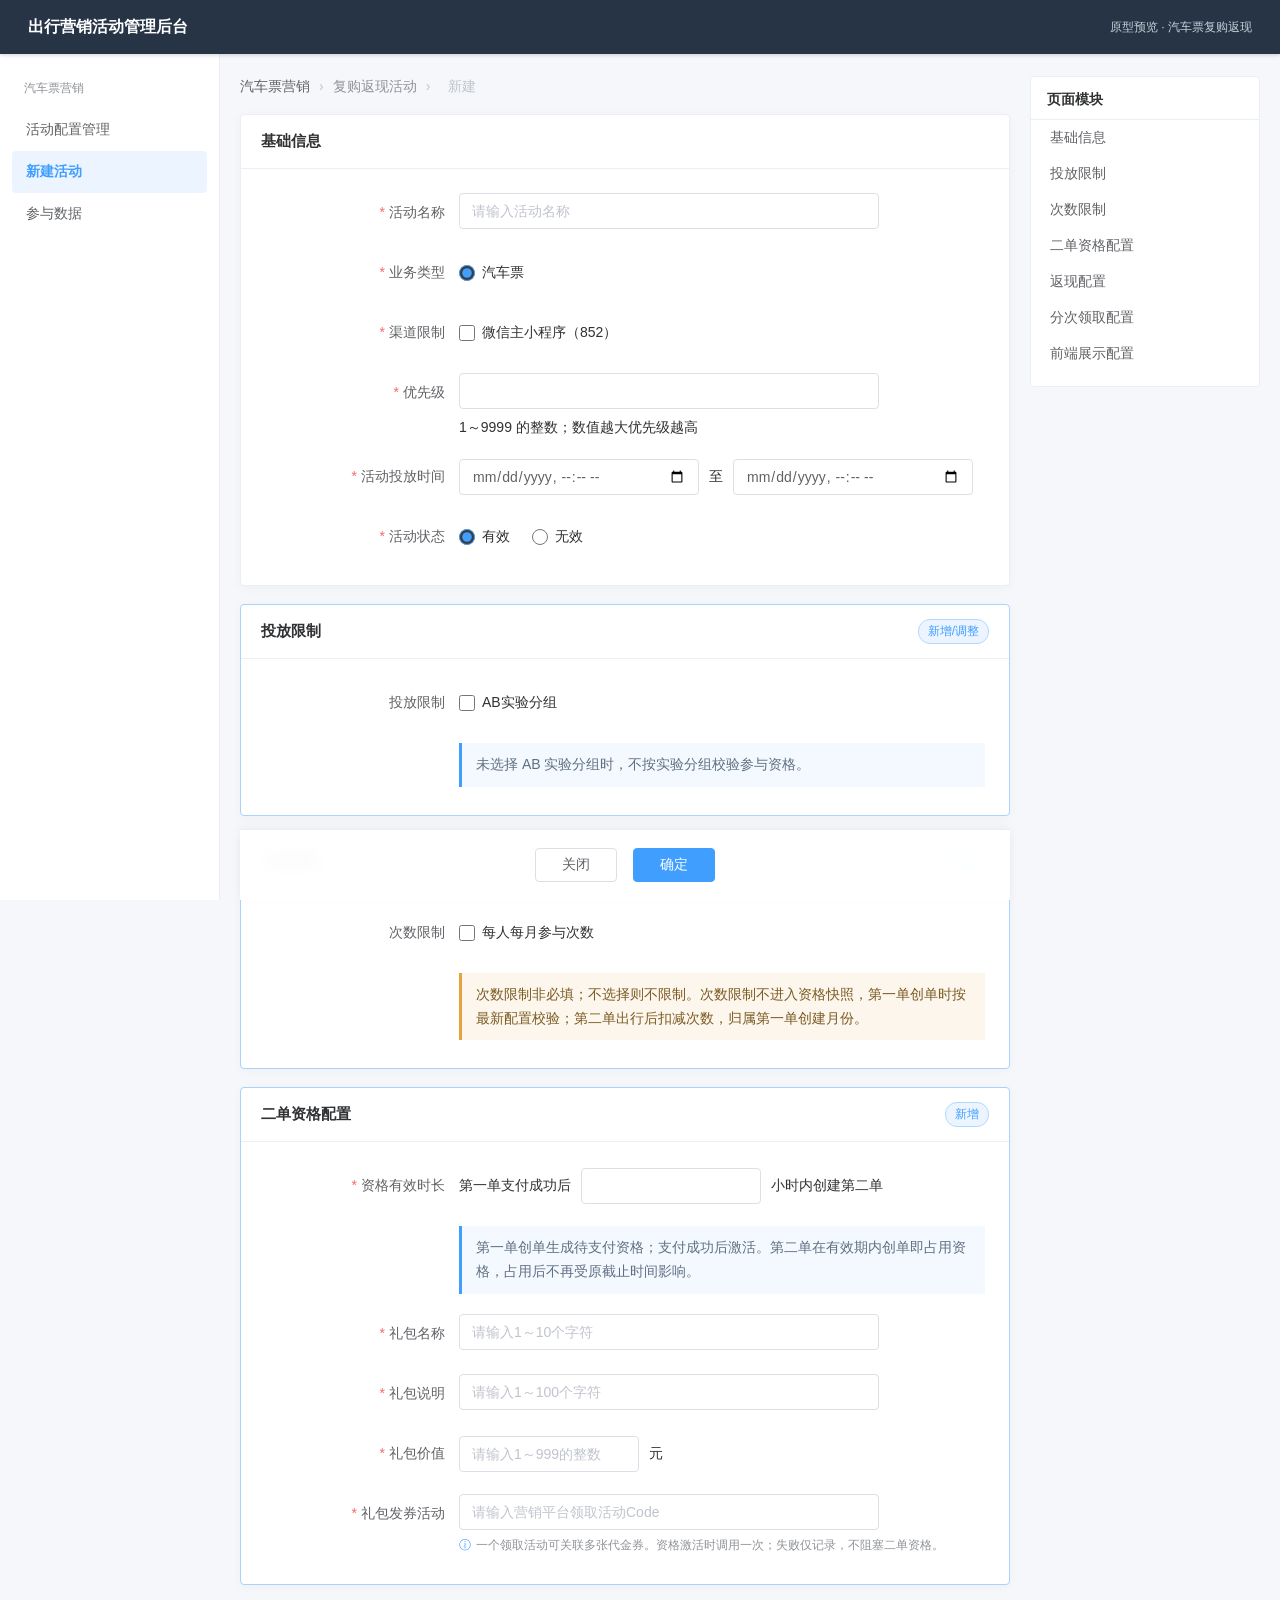
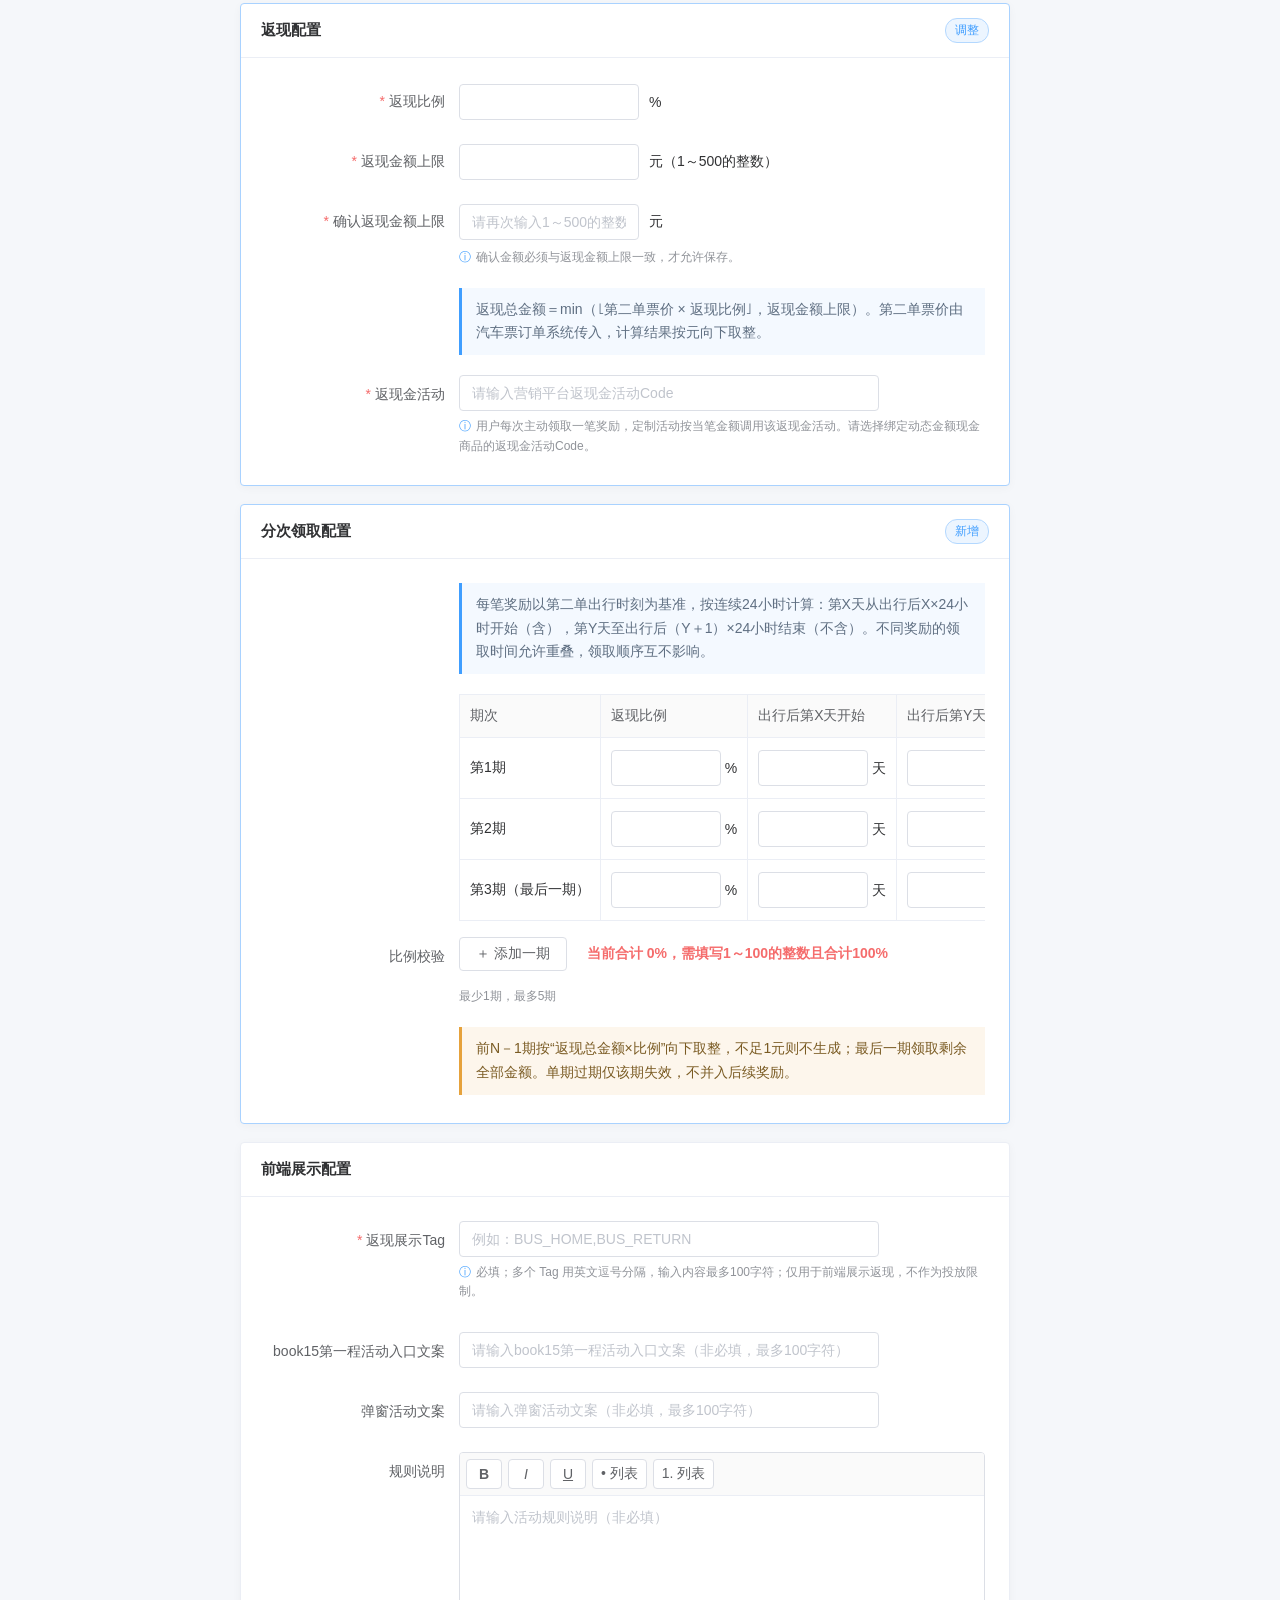
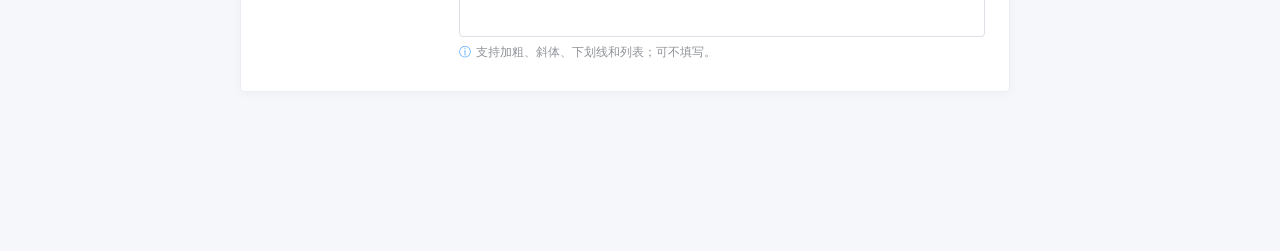
<file: index.html>
<!doctype html>
<html lang="zh-CN">
<head>
  <meta charset="utf-8" />
  <meta name="viewport" content="width=device-width, initial-scale=1" />
  <title>汽车票复购返现活动配置</title>
  <style>
    :root {
      --blue: #409eff;
      --blue-light: #ecf5ff;
      --green: #67c23a;
      --red: #f56c6c;
      --orange: #e6a23c;
      --text: #303133;
      --regular: #606266;
      --secondary: #909399;
      --line: #dcdfe6;
      --line-light: #ebeef5;
      --bg: #f5f7fa;
      --label: 180px;
    }

    * { box-sizing: border-box; }
    html { scroll-behavior: smooth; }
    body {
      margin: 0;
      color: var(--text);
      background: var(--bg);
      font-family: -apple-system, BlinkMacSystemFont, "Segoe UI", "PingFang SC", "Microsoft YaHei", sans-serif;
      font-size: 14px;
    }
    .topbar {
      position: sticky; top: 0; z-index: 20;
      height: 54px; padding: 0 28px;
      display: flex; align-items: center; justify-content: space-between;
      color: #fff; background: #263445; box-shadow: 0 1px 4px rgba(0,0,0,.18);
    }
    .brand { font-size: 16px; font-weight: 600; }
    .env { color: #c7d0db; font-size: 12px; }
    .shell { min-height: calc(100vh - 54px); display: grid; grid-template-columns: 220px minmax(0,1fr); }
    .side {
      position: sticky; top: 54px; align-self: start; height: calc(100vh - 54px);
      padding: 18px 12px; background: #fff; border-right: 1px solid var(--line-light);
    }
    .side-title { padding: 8px 12px 12px; color: var(--secondary); font-size: 12px; }
    .side a { display: block; padding: 12px 14px; color: var(--regular); text-decoration: none; border-radius: 4px; }
    .side a.active { color: var(--blue); background: var(--blue-light); font-weight: 600; }
    .layout {
      width: min(1400px, calc(100% - 40px)); margin: 22px auto 70px;
      display: grid; grid-template-columns: minmax(0,1fr) 230px; gap: 20px; align-items: start;
    }
    .breadcrumb { margin: 2px 0 18px; color: var(--secondary); }
    .breadcrumb b { color: var(--regular); font-weight: 500; }
    .breadcrumb span { margin: 0 9px; color: #c0c4cc; }
    .card {
      margin-bottom: 18px; background: #fff; border: 1px solid var(--line-light);
      border-radius: 4px; box-shadow: 0 2px 10px rgba(0,0,0,.035); overflow: hidden;
    }
    .card.changed { border-color: #a9d2ff; }
    .card-header {
      min-height: 54px; padding: 0 20px; display: flex; align-items: center; justify-content: space-between;
      border-bottom: 1px solid var(--line-light); font-size: 15px; font-weight: 600;
    }
    .badge { padding: 3px 9px; color: var(--blue); background: var(--blue-light); border: 1px solid #b3d8ff; border-radius: 12px; font-size: 12px; font-weight: 500; }
    .card-body { padding: 24px 24px 8px; }
    .form-row {
      min-height: 40px; margin-bottom: 20px;
      display: grid; grid-template-columns: var(--label) minmax(0,1fr); gap: 14px; align-items: start;
    }
    .label { padding-top: 9px; text-align: right; color: var(--regular); line-height: 20px; }
    .required::before { content: "*"; color: var(--red); margin-right: 4px; }
    .control { min-width: 0; }
    .inline { min-height: 40px; display: flex; flex-wrap: wrap; align-items: center; gap: 10px; }
    input[type="text"], input[type="number"], input[type="datetime-local"], select, textarea {
      width: 420px; max-width: 100%; min-height: 36px; padding: 8px 12px;
      color: var(--regular); background: #fff; border: 1px solid var(--line); border-radius: 4px;
      outline: none; font: inherit; transition: .15s;
    }
    input[type="number"] { width: 180px; }
    #validHours, #cashbackCap, #cashbackCapConfirm { width: 180px; }
    .money-chinese { color: #3a78b8; }
    input[type="datetime-local"] { width: 240px; }
    textarea { min-height: 88px; resize: vertical; }
    input:focus, select:focus, textarea:focus { border-color: var(--blue); box-shadow: 0 0 0 2px rgba(64,158,255,.12); }
    .read-only input:disabled, .read-only select:disabled { color: var(--regular); background: #f5f7fa; opacity: 1; cursor: default; }
    .read-only .rich-text-editor { background: #f5f7fa; }
    input::placeholder, textarea::placeholder { color: #c0c4cc; }
    .radio, .checkbox { display: inline-flex; align-items: center; gap: 7px; cursor: pointer; margin-right: 12px; }
    .radio input, .checkbox input { accent-color: var(--blue); width: 16px; height: 16px; margin: 0; }
    .tip { margin-top: 6px; color: var(--secondary); font-size: 12px; line-height: 1.65; }
    .tip.info::before { content: "ⓘ"; margin-right: 5px; color: var(--blue); }
    .unit { color: var(--regular); }
    .note {
      margin: 0 0 20px calc(var(--label) + 14px); padding: 10px 14px;
      color: #5f6f82; background: #f4f9ff; border-left: 3px solid var(--blue); line-height: 1.7;
    }
    .warning { background: #fdf6ec; border-left-color: var(--orange); color: #7a5b23; }
    .conditional { margin: 0 0 20px calc(var(--label) + 14px); padding: 18px 18px 2px 0; background: #fbfdff; border: 1px solid #e2efff; border-radius: 4px; }
    .conditional .form-row { grid-template-columns: calc(var(--label) - 14px) minmax(0,1fr); }
    .hidden { display: none !important; }
    .tags { display: flex; flex-wrap: wrap; gap: 8px; margin-top: 10px; }
    .tag { padding: 4px 9px; color: #3a78b8; background: var(--blue-light); border: 1px solid #b3d8ff; border-radius: 3px; font-size: 12px; }
    .rich-text { width: 100%; max-width: 580px; border: 1px solid var(--line); border-radius: 4px; overflow: hidden; }
    .rich-text-toolbar { display: flex; flex-wrap: wrap; gap: 6px; padding: 6px; background: #fafafa; border-bottom: 1px solid var(--line-light); }
    .rich-text-toolbar button { min-width: 36px; height: 30px; padding: 0 8px; }
    .rich-text-editor { min-height: 140px; padding: 10px 12px; line-height: 1.7; outline: none; white-space: pre-wrap; overflow-wrap: anywhere; }
    .rich-text-editor:focus { box-shadow: inset 0 0 0 1px var(--blue); }
    .rich-text-editor:empty::before { content: attr(data-placeholder); color: #c0c4cc; pointer-events: none; }
    .table-wrap { margin: 0 0 16px calc(var(--label) + 14px); overflow-x: auto; }
    table { width: 100%; border-collapse: collapse; background: #fff; }
    th, td { padding: 12px 10px; border: 1px solid var(--line-light); text-align: left; white-space: nowrap; }
    th { color: var(--regular); background: #fafafa; font-weight: 500; }
    td input[type="number"] { width: 110px; }
    .ratio-status { margin-left: 10px; font-weight: 600; }
    .ratio-status.ok { color: var(--green); }
    .ratio-status.bad { color: var(--red); }
    button {
      min-width: 82px; height: 34px; padding: 0 16px; color: var(--regular); background: #fff;
      border: 1px solid var(--line); border-radius: 4px; cursor: pointer; font: inherit;
    }
    button:hover { color: var(--blue); border-color: #c6e2ff; background: var(--blue-light); }
    button.primary { color: #fff; background: var(--blue); border-color: var(--blue); }
    button.danger { min-width: 50px; color: var(--red); border-color: #fbc4c4; }
    button.link { min-width: 0; height: auto; padding: 0; color: var(--blue); border: 0; background: transparent; }
    .outline { position: sticky; top: 76px; padding: 14px 0; background: #fff; border: 1px solid var(--line-light); border-radius: 4px; }
    .outline-title { padding: 0 16px 10px; border-bottom: 1px solid var(--line-light); font-weight: 600; }
    .outline a { display: block; padding: 9px 16px; color: var(--regular); text-decoration: none; border-left: 3px solid transparent; }
    .outline a:hover { color: var(--blue); background: var(--blue-light); border-left-color: var(--blue); }
    .footer {
      position: sticky; bottom: 0; z-index: 10; display: flex; justify-content: center; gap: 16px;
      padding: 18px; background: rgba(255,255,255,.96); border-top: 1px solid var(--line-light);
      box-shadow: 0 -3px 10px rgba(0,0,0,.04); backdrop-filter: blur(8px);
    }
    .toast {
      position: fixed; left: 50%; top: 72px; z-index: 50; transform: translate(-50%,-12px);
      padding: 11px 18px; color: #fff; background: rgba(34,34,34,.9); border-radius: 4px;
      opacity: 0; pointer-events: none; transition: .2s ease;
    }
    .toast.show { opacity: 1; transform: translate(-50%,0); }
    @media (max-width: 980px) {
      .shell { grid-template-columns: 1fr; }
      .side { position: static; height: auto; border-right: 0; border-bottom: 1px solid var(--line-light); }
      .layout { width: calc(100% - 24px); grid-template-columns: 1fr; }
      .outline { display: none; }
      :root { --label: 138px; }
    }
    @media (max-width: 620px) {
      .form-row { grid-template-columns: 1fr; gap: 6px; }
      .label { padding-top: 0; text-align: left; }
      .note, .conditional, .table-wrap { margin-left: 0; }
      .conditional .form-row { grid-template-columns: 1fr; }
    }
  </style>
</head>
<body>
  <header class="topbar">
    <div class="brand">出行营销活动管理后台</div>
    <div class="env">原型预览 · 汽车票复购返现</div>
  </header>
  <div class="shell">
    <aside class="side">
      <div class="side-title">汽车票营销</div>
      <a href="./activity-list.html">活动配置管理</a>
      <a class="active" href="./index.html">新建活动</a>
      <a href="./participation-data.html">参与数据</a>
    </aside>
    <div>
      <div class="layout">
        <main>
          <div class="breadcrumb"><b>汽车票营销</b><span>›</span>复购返现活动<span>›</span><span id="pageMode">新建</span></div>
          <form id="activityForm" novalidate>
            <div id="readOnlyNote" class="note hidden" style="margin-left:0">当前为活动查看模式，全部配置不可修改。</div>
            <section class="card" id="base">
              <div class="card-header">基础信息</div>
              <div class="card-body">
                <div id="activityCodeRow" class="form-row hidden"><label class="label">活动Code</label><div class="control"><input id="activityCode" type="text" readonly /></div></div>
                <div class="form-row"><label class="label required">活动名称</label><div class="control"><input id="actName" type="text" maxlength="40" placeholder="请输入活动名称" /></div></div>
                <div class="form-row"><label class="label required">业务类型</label><div class="control inline"><label class="radio"><input type="radio" checked />汽车票</label></div></div>
                <div class="form-row"><label class="label required">渠道限制</label><div class="control inline"><label class="checkbox"><input name="channels" type="checkbox" value="852" />微信主小程序（852）</label></div></div>
                <div class="form-row"><label class="label required">优先级</label><div class="control inline"><input id="priority" type="text" inputmode="numeric" pattern="[1-9][0-9]{0,3}" maxlength="4" aria-label="优先级，1到9999的整数" /><span>1～9999 的整数；数值越大优先级越高</span></div></div>
                <div class="form-row"><label class="label required">活动投放时间</label><div class="control inline"><input id="beginAt" type="datetime-local" /><span>至</span><input id="endAt" type="datetime-local" /></div></div>
                <div class="form-row"><label class="label required">活动状态</label><div class="control inline"><label class="radio"><input name="status" type="radio" checked />有效</label><label class="radio"><input name="status" type="radio" />无效</label></div></div>
              </div>
            </section>

            <section class="card changed" id="delivery">
              <div class="card-header"><span>投放限制</span><span class="badge">新增/调整</span></div>
              <div class="card-body">
                <div class="form-row"><label class="label">投放限制</label><div class="control inline"><label class="checkbox"><input id="abEnabled" type="checkbox" />AB实验分组</label></div></div>
                <div id="abFields" class="conditional hidden">
                  <div class="form-row"><label class="label required">实验编号</label><div class="control inline"><input id="experimentCode" type="text" placeholder="请输入实验编号" /><button type="button" id="loadGroups">获取实验分组</button></div></div>
                  <div class="form-row"><label class="label required">可参与分组</label><div class="control"><select id="experimentGroup"><option value="">请选择实验分组</option><option>A组</option><option>B组</option><option>实验组</option></select></div></div>
                </div>
                <div class="note">未选择 AB 实验分组时，不按实验分组校验参与资格。</div>
              </div>
            </section>

            <section class="card changed" id="countLimit">
              <div class="card-header"><span>次数限制</span><span class="badge">新增</span></div>
              <div class="card-body">
                <div class="form-row"><label class="label">次数限制</label><div class="control inline"><label class="checkbox"><input id="monthlyLimitDimension" type="checkbox" />每人每月参与次数</label></div></div>
                <div id="monthlyLimitFields" class="conditional hidden">
                  <div class="form-row"><label class="label required">每人每月参与次数</label><div class="control inline"><input id="monthlyLimit" type="number" min="1" max="99" step="1" value="1" /><span>次</span></div></div>
                </div>
                <div class="note warning">次数限制非必填；不选择则不限制。次数限制不进入资格快照，第一单创单时按最新配置校验；第二单出行后扣减次数，归属第一单创建月份。</div>
              </div>
            </section>

            <section class="card changed" id="qualification">
              <div class="card-header"><span>二单资格配置</span><span class="badge">新增</span></div>
              <div class="card-body">
                <div class="form-row"><label class="label required">资格有效时长</label><div class="control inline"><span>第一单支付成功后</span><input id="validHours" type="text" inputmode="numeric" pattern="[1-9][0-9]{0,2}" maxlength="3" aria-label="资格有效时长，1到999的整数小时" /><span>小时内创建第二单</span></div></div>
                <div class="note">第一单创单生成待支付资格；支付成功后激活。第二单在有效期内创单即占用资格，占用后不再受原截止时间影响。</div>
                <div class="form-row"><label class="label required">礼包名称</label><div class="control"><input id="giftName" type="text" placeholder="请输入1～10个字符" /></div></div>
                <div class="form-row"><label class="label required">礼包说明</label><div class="control"><input id="giftDescription" type="text" placeholder="请输入1～100个字符" /></div></div>
                <div class="form-row"><label class="label required">礼包价值</label><div class="control inline"><input id="couponPackageValue" type="number" min="1" max="999" step="1" placeholder="请输入1～999的整数" /><span>元</span></div></div>
                <div class="form-row"><label class="label required">礼包发券活动</label><div class="control"><input id="couponActivity" type="text" placeholder="请输入营销平台领取活动Code" /><div class="tip info">一个领取活动可关联多张代金券。资格激活时调用一次；失败仅记录，不阻塞二单资格。</div></div></div>
              </div>
            </section>

            <section class="card changed" id="cashback">
              <div class="card-header"><span>返现配置</span><span class="badge">调整</span></div>
              <div class="card-body">
                <div class="form-row"><label class="label required">返现比例</label><div class="control inline"><input id="cashbackRatio" type="number" min="1" max="100" step="1" /><span>%</span></div></div>
                <div class="form-row"><label class="label required">返现金额上限</label><div class="control inline"><input id="cashbackCap" type="text" inputmode="numeric" pattern="[1-9][0-9]{0,2}" maxlength="3" aria-label="返现金额上限，1到500的整数元" /><span>元（1～500的整数）</span><span id="cashbackCapChinese" class="money-chinese" aria-live="polite"></span></div></div>
                <div class="form-row" id="cashbackCapConfirmRow"><label class="label required">确认返现金额上限</label><div class="control"><div class="inline"><input id="cashbackCapConfirm" type="text" inputmode="numeric" pattern="[1-9][0-9]{0,2}" maxlength="3" placeholder="请再次输入1～500的整数" aria-label="确认返现金额上限，1到500的整数元" /><span>元</span><span id="cashbackCapMatch" class="ratio-status" aria-live="polite"></span></div><div class="tip info">确认金额必须与返现金额上限一致，才允许保存。</div></div></div>
                <div class="note">返现总金额＝min（⌊第二单票价 × 返现比例⌋，返现金额上限）。第二单票价由汽车票订单系统传入，计算结果按元向下取整。</div>
                <div class="form-row"><label class="label required">返现金活动</label><div class="control"><input id="cashbackActivity" type="text" placeholder="请输入营销平台返现金活动Code" /><div class="tip info">用户每次主动领取一笔奖励，定制活动按当笔金额调用该返现金活动。请选择绑定动态金额现金商品的返现金活动Code。</div></div></div>
              </div>
            </section>

            <section class="card changed" id="installments">
              <div class="card-header"><span>分次领取配置</span><span class="badge">新增</span></div>
              <div class="card-body">
                <div class="note">每笔奖励以第二单出行时刻为基准，按连续24小时计算：第X天从出行后X×24小时开始（含），第Y天至出行后（Y＋1）×24小时结束（不含）。不同奖励的领取时间允许重叠，领取顺序互不影响。</div>
                <div class="table-wrap">
                  <table>
                    <thead><tr><th>期次</th><th>返现比例</th><th>出行后第X天开始</th><th>出行后第Y天结束</th><th>操作</th></tr></thead>
                    <tbody id="installmentBody"></tbody>
                  </table>
                </div>
                <div class="form-row"><label class="label">比例校验</label><div class="control inline"><button type="button" id="addInstallment">＋ 添加一期</button><span id="ratioStatus" class="ratio-status"></span><span class="tip">最少1期，最多5期</span></div></div>
                <div class="note warning">前N－1期按“返现总金额×比例”向下取整，不足1元则不生成；最后一期领取剩余全部金额。单期过期仅该期失效，不并入后续奖励。</div>
              </div>
            </section>

            <section class="card" id="display">
              <div class="card-header">前端展示配置</div>
              <div class="card-body">
                <div class="form-row"><label class="label required">返现展示Tag</label><div class="control"><input id="cashbackDisplayTags" type="text" maxlength="100" placeholder="例如：BUS_HOME,BUS_RETURN" /><div class="tip info">必填；多个 Tag 用英文逗号分隔，输入内容最多100字符；仅用于前端展示返现，不作为投放限制。</div><div id="displayTagPreview" class="tags"></div></div></div>
                <div class="form-row"><label class="label">book15第一程活动入口文案</label><div class="control"><input id="book15FirstTripEntryText" type="text" maxlength="100" placeholder="请输入book15第一程活动入口文案（非必填，最多100字符）" /></div></div>
                <div class="form-row"><label class="label">弹窗活动文案</label><div class="control"><input id="popupActivityText" type="text" maxlength="100" placeholder="请输入弹窗活动文案（非必填，最多100字符）" /></div></div>
                <div class="form-row"><label class="label">规则说明</label><div class="control"><div class="rich-text"><div class="rich-text-toolbar" aria-label="规则说明格式工具栏"><button type="button" data-format="bold" title="加粗"><b>B</b></button><button type="button" data-format="italic" title="斜体"><i>I</i></button><button type="button" data-format="underline" title="下划线"><u>U</u></button><button type="button" data-format="insertUnorderedList" title="无序列表">• 列表</button><button type="button" data-format="insertOrderedList" title="有序列表">1. 列表</button></div><div id="ruleDescription" class="rich-text-editor" contenteditable="true" role="textbox" aria-label="规则说明" aria-multiline="true" data-placeholder="请输入活动规则说明（非必填）"></div></div><div class="tip info">支持加粗、斜体、下划线和列表；可不填写。</div></div></div>
              </div>
            </section>

            <div class="footer"><button type="button" id="closeBtn">关闭</button><button class="primary" id="saveBtn" type="submit">确定</button></div>
          </form>
        </main>
        <aside class="outline">
          <div class="outline-title">页面模块</div>
          <a href="#base">基础信息</a>
          <a href="#delivery">投放限制</a>
          <a href="#countLimit">次数限制</a>
          <a href="#qualification">二单资格配置</a>
          <a href="#cashback">返现配置</a>
          <a href="#installments">分次领取配置</a>
          <a href="#display">前端展示配置</a>
        </aside>
      </div>
    </div>
  </div>
  <div id="toast" class="toast"></div>

  <script src="./activity-defaults.js"></script>
  <script>
    const $ = (selector) => document.querySelector(selector);
    const toast = (text) => {
      const el = $('#toast');
      el.textContent = text;
      el.classList.add('show');
      clearTimeout(window.__toastTimer);
      window.__toastTimer = setTimeout(() => el.classList.remove('show'), 2400);
    };

    const parseTags = () => {
      const raw = $('#cashbackDisplayTags').value;
      return [...new Set(raw.split(',').map(tag => tag.trim()).filter(Boolean))];
    };
    const renderTags = () => {
      $('#displayTagPreview').innerHTML = parseTags().map(tag => `<span class="tag">${tag.replace(/[&<>"']/g, c => ({'&':'&amp;','<':'&lt;','>':'&gt;','"':'&quot;',"'":'&#39;'}[c]))}</span>`).join('');
    };
    $('#cashbackDisplayTags').addEventListener('input', renderTags);
    const sanitizeRichText = html => {
      const template = document.createElement('template');
      template.innerHTML = html;
      const allowed = new Set(['P', 'DIV', 'BR', 'B', 'STRONG', 'I', 'EM', 'U', 'UL', 'OL', 'LI']);
      const clean = node => {
        if (node.nodeType === Node.TEXT_NODE) return document.createTextNode(node.textContent);
        if (node.nodeType !== Node.ELEMENT_NODE || ['SCRIPT', 'STYLE', 'IFRAME'].includes(node.tagName)) return document.createDocumentFragment();
        const result = allowed.has(node.tagName) ? document.createElement(node.tagName.toLowerCase()) : document.createDocumentFragment();
        node.childNodes.forEach(child => result.appendChild(clean(child)));
        return result;
      };
      const result = document.createElement('div');
      template.content.childNodes.forEach(node => result.appendChild(clean(node)));
      return result.innerHTML;
    };
    document.querySelectorAll('[data-format]').forEach(button => {
      button.addEventListener('mousedown', event => event.preventDefault());
      button.addEventListener('click', () => {
        $('#ruleDescription').focus();
        document.execCommand(button.dataset.format, false);
      });
    });
    $('#ruleDescription').addEventListener('paste', event => {
      event.preventDefault();
      document.execCommand('insertText', false, event.clipboardData.getData('text/plain'));
    });

    $('#abEnabled').addEventListener('change', event => {
      $('#abFields').classList.toggle('hidden', !event.target.checked);
    });
    $('#monthlyLimitDimension').addEventListener('change', event => {
      $('#monthlyLimitFields').classList.toggle('hidden', !event.target.checked);
    });
    const bindIntegerInput = (selector, max, onChange = () => {}) => {
      const input = $(selector);
      let lastValid = input.value;
      const integerPattern = new RegExp(`^[1-9][0-9]{0,${String(max).length - 1}}$`);
      input.addEventListener('focus', () => { if (integerPattern.test(input.value) && Number(input.value) <= max) lastValid = input.value; });
      input.addEventListener('input', () => {
        if (input.value === '' || (integerPattern.test(input.value) && Number(input.value) <= max)) {
          lastValid = input.value;
        } else {
          input.value = lastValid;
        }
        onChange();
      });
    };
    const toChineseNumber = value => {
      const digits = ['零', '一', '二', '三', '四', '五', '六', '七', '八', '九'];
      const hundreds = Math.floor(value / 100);
      const tens = Math.floor(value % 100 / 10);
      const units = value % 10;
      let result = hundreds ? `${digits[hundreds]}百` : '';
      if (hundreds && !tens && units) result += '零';
      if (tens) result += tens === 1 && !hundreds ? '十' : `${digits[tens]}十`;
      if (units) result += digits[units];
      return result;
    };
    const updateCashbackCapDisplay = () => {
      const cap = Number($('#cashbackCap').value);
      $('#cashbackCapChinese').textContent = cap >= 1 && cap <= 500 ? `中文：${toChineseNumber(cap)}元` : '';
      const confirmed = $('#cashbackCapConfirm').value;
      const matches = confirmed !== '' && Number(confirmed) === cap && cap >= 1 && cap <= 500;
      $('#cashbackCapMatch').textContent = confirmed === '' ? '' : matches ? '金额一致' : '金额不一致';
      $('#cashbackCapMatch').className = `ratio-status ${matches ? 'ok' : 'bad'}`;
    };
    bindIntegerInput('#priority', 9999);
    bindIntegerInput('#validHours', 999);
    bindIntegerInput('#cashbackCap', 500, updateCashbackCapDisplay);
    bindIntegerInput('#cashbackCapConfirm', 500, updateCashbackCapDisplay);
    updateCashbackCapDisplay();
    $('#loadGroups').addEventListener('click', () => {
      if (!$('#experimentCode').value.trim()) return toast('请先填写实验编号');
      toast('原型模式：实验分组获取成功');
    });

    const defaultRows = Array.from({length: 3}, () => ({ratio: null, start: null, end: null}));
    let rows = defaultRows.map(item => ({...item}));

    const updateRatioStatus = () => {
      const total = rows.reduce((sum, row) => sum + Number(row.ratio || 0), 0);
      const validRatios = rows.every(row => Number.isInteger(row.ratio) && row.ratio >= 1 && row.ratio <= 100);
      const ok = total === 100 && validRatios;
      $('#ratioStatus').textContent = `当前合计 ${total}%${ok ? '，校验通过' : '，需填写1～100的整数且合计100%'}`;
      $('#ratioStatus').className = `ratio-status ${ok ? 'ok' : 'bad'}`;
    };
    const renderRows = () => {
      $('#installmentBody').innerHTML = rows.map((row, index) => `
        <tr>
          <td>第${index + 1}期${index === rows.length - 1 ? '（最后一期）' : ''}</td>
          <td><input data-index="${index}" data-key="ratio" class="row-input" type="number" min="1" max="100" step="1" value="${row.ratio ?? ''}" /> %</td>
          <td><input data-index="${index}" data-key="start" class="row-input" type="number" min="0" max="99" step="1" value="${row.start ?? ''}" /> 天</td>
          <td><input data-index="${index}" data-key="end" class="row-input" type="number" min="0" max="99" step="1" value="${row.end ?? ''}" /> 天</td>
          <td><button class="danger remove-row" data-index="${index}" type="button" ${rows.length === 1 ? 'disabled' : ''}>删除</button></td>
        </tr>`).join('');
      document.querySelectorAll('.row-input').forEach(input => input.addEventListener('input', event => {
        const index = Number(event.target.dataset.index);
        rows[index][event.target.dataset.key] = event.target.value === '' ? null : Number(event.target.value);
        updateRatioStatus();
      }));
      document.querySelectorAll('.remove-row').forEach(button => button.addEventListener('click', event => {
        rows.splice(Number(event.currentTarget.dataset.index), 1);
        renderRows();
      }));
      $('#addInstallment').disabled = rows.length >= 5;
      updateRatioStatus();
    };
    $('#addInstallment').addEventListener('click', () => {
      if (rows.length >= 5) return toast('最多配置5期奖励');
      rows.push({ ratio: null, start: null, end: null });
      renderRows();
    });
    renderRows();

    const requireText = (selector, message) => {
      const el = $(selector);
      if (!el.value.trim()) { toast(message); el.focus(); return false; }
      return true;
    };
    const generateActivityCode = existingCodes => {
      const now = new Date();
      const timestamp = [now.getFullYear(), now.getMonth() + 1, now.getDate(), now.getHours(), now.getMinutes(), now.getSeconds()]
        .map((value, index) => index === 0 ? String(value) : String(value).padStart(2, '0')).join('');
      let code;
      do {
        code = `BUS_SECOND_CASHBACK_${timestamp}_${Math.random().toString(36).slice(2, 6).toUpperCase()}`;
      } while (existingCodes.has(code));
      return code;
    };
    const formParams = new URLSearchParams(window.location.search);
    const formMode = formParams.get('mode') || 'create';
    const sourceCode = formParams.get('code');
    const storedActivities = JSON.parse(localStorage.getItem('busSecondCashbackActivities') || '[]');
    const sourceRecord = [...storedActivities, ...window.busSecondCashbackDefaults].find(item => item.code === sourceCode);
    const auditConfig = item => {
      const monthlyDimension = item.countLimits?.enabled ? item.countLimits.dimensions?.find(dimension => dimension.type === 'MONTHLY_PER_USER') : null;
      return {
        name: item.name || '', channels: item.channels || [], status: item.status || '', priority: item.priority,
        beginAt: item.beginAt || '', endAt: item.endAt || '',
        displayTags: item.displayTags || [],
        abEnabled: item.deliveryLimits?.abEnabled ?? false,
        experimentCode: item.deliveryLimits?.experimentCode || '', experimentGroup: item.deliveryLimits?.experimentGroup || '',
        monthlyLimit: item.countLimits ? monthlyDimension?.value ?? null : item.monthlyLimit ?? null,
        validHours: item.validHours, giftName: item.giftName || '', giftDescription: item.giftDescription || '',
        couponPackageValue: item.couponPackageValue ?? null, couponActivity: item.couponActivity || '',
        cashbackRatio: item.cashbackRatio ?? 100, cashbackCap: item.cashbackCap,
        cashbackActivity: item.cashbackActivity || '', installments: item.installments || [],
        book15FirstTripEntryText: item.book15FirstTripEntryText || '', popupActivityText: item.popupActivityText || '', ruleDescription: item.ruleDescription || ''
      };
    };
    const auditLabels = {
      name:'活动名称', channels:'渠道限制', status:'活动状态', priority:'优先级', beginAt:'投放开始时间', endAt:'投放结束时间',
      displayTags:'返现展示Tag', abEnabled:'AB分组限制', experimentCode:'实验编号', experimentGroup:'可参与分组',
      monthlyLimit:'每人每月参与次数', validHours:'资格有效时长', giftName:'礼包名称', giftDescription:'礼包说明',
      couponPackageValue:'礼包价值', couponActivity:'礼包发券活动', cashbackRatio:'返现比例', cashbackCap:'返现金额上限',
      cashbackActivity:'返现金活动', installments:'分次领取配置', book15FirstTripEntryText:'book15第一程活动入口文案', popupActivityText:'弹窗活动文案', ruleDescription:'规则说明'
    };
    const auditValue = value => {
      if (value == null || value === '') return '未配置';
      if (Array.isArray(value)) return value.length ? value.map(item => typeof item === 'object' ? `${item.ratio}%／第${item.start}～${item.end}天` : item).join('；') : '未配置';
      if (typeof value === 'boolean') return value ? '开启' : '关闭';
      return String(value);
    };
    const configChanges = (before, after) => {
      const previous = auditConfig(before), current = auditConfig(after);
      return Object.keys(current).filter(key => JSON.stringify(previous[key]) !== JSON.stringify(current[key]))
        .map(key => ({field: auditLabels[key], before: auditValue(previous[key]), after: auditValue(current[key])}));
    };
    const appendActivityLogs = entries => {
      const logs = JSON.parse(localStorage.getItem('busSecondCashbackActivityLogs') || '[]');
      logs.push(...entries);
      localStorage.setItem('busSecondCashbackActivityLogs', JSON.stringify(logs));
    };
    $('#activityForm').addEventListener('submit', event => {
      event.preventDefault();
      if (formMode === 'view' || (formMode !== 'create' && !sourceRecord)) return toast('当前页面不可保存活动');
      if (!requireText('#actName', '请填写活动名称')) return;
      const channels = [...document.querySelectorAll('input[name="channels"]:checked')].map(input => input.value);
      if (!channels.includes('852')) return toast('请选择微信主小程序（852）');
      if (!Number.isInteger(Number($('#priority').value)) || Number($('#priority').value) < 1 || Number($('#priority').value) > 9999) return toast('优先级需为1～9999的整数');
      if (!$('#beginAt').value || !$('#endAt').value || $('#beginAt').value >= $('#endAt').value) return toast('请填写正确的活动投放时间');
      const rawTags = $('#cashbackDisplayTags').value;
      if (!rawTags.trim()) return toast('请填写返现展示Tag');
      if ([...rawTags].length > 100) return toast('返现展示Tag输入内容最多100字符');
      if (rawTags.split(',').some(tag => !tag.trim())) return toast('返现展示Tag中存在空值，请检查逗号位置');
      if ($('#abEnabled').checked && (!$('#experimentCode').value.trim() || !$('#experimentGroup').value)) return toast('请完善AB实验配置');
      if ($('#monthlyLimitDimension').checked && (!Number.isInteger(Number($('#monthlyLimit').value)) || Number($('#monthlyLimit').value) < 1 || Number($('#monthlyLimit').value) > 99)) return toast('每人每月参与次数需为1～99的整数');
      if (!Number.isInteger(Number($('#validHours').value)) || Number($('#validHours').value) < 1 || Number($('#validHours').value) > 999) return toast('资格有效时长需为1～999的整数小时');
      const giftName = $('#giftName').value.trim();
      const giftDescription = $('#giftDescription').value.trim();
      if ([...giftName].length < 1 || [...giftName].length > 10) return toast('礼包名称需为1～10个字符');
      if ([...giftDescription].length < 1 || [...giftDescription].length > 100) return toast('礼包说明需为1～100个字符');
      if (!Number.isInteger(Number($('#couponPackageValue').value)) || Number($('#couponPackageValue').value) < 1 || Number($('#couponPackageValue').value) > 999) return toast('礼包价值需为1～999的整数');
      if (!requireText('#couponActivity', '请填写礼包发券活动Code')) return;
      if (!Number.isInteger(Number($('#cashbackRatio').value)) || Number($('#cashbackRatio').value) < 1 || Number($('#cashbackRatio').value) > 100) return toast('返现比例需为1～100的整数');
      if (!Number.isInteger(Number($('#cashbackCap').value)) || Number($('#cashbackCap').value) < 1 || Number($('#cashbackCap').value) > 500) return toast('返现金额上限需为1～500的整数');
      if (!Number.isInteger(Number($('#cashbackCapConfirm').value)) || Number($('#cashbackCapConfirm').value) < 1 || Number($('#cashbackCapConfirm').value) > 500) return toast('请填写1～500的整数作为返现金额上限确认值');
      if (Number($('#cashbackCapConfirm').value) !== Number($('#cashbackCap').value)) return toast('确认返现金额上限与返现金额上限不一致');
      if (!requireText('#cashbackActivity', '请填写返现金活动Code')) return;
      if (rows.length < 1 || rows.length > 5) return toast('分次领取期数需为1～5期');
      if ([...$('#book15FirstTripEntryText').value.trim()].length > 100) return toast('book15第一程活动入口文案最多100字符');
      if ([...$('#popupActivityText').value.trim()].length > 100) return toast('弹窗活动文案最多100字符');
      for (let i = 0; i < rows.length; i += 1) {
        const row = rows[i];
        if (!Number.isInteger(row.ratio) || row.ratio < 1 || row.ratio > 100) return toast(`第${i + 1}期返现比例需为1～100的整数`);
        if (!Number.isInteger(row.start) || row.start < 0 || row.start > 99 || !Number.isInteger(row.end) || row.end < 0 || row.end > 99 || row.end < row.start) return toast(`第${i + 1}期领取开始和结束时间需为0～99的整数，且结束不早于开始`);
      }
      const ratioTotal = rows.reduce((sum, row) => sum + Number(row.ratio || 0), 0);
      if (ratioTotal !== 100) return toast('分次返现比例之和必须为100%');
      const saved = JSON.parse(localStorage.getItem('busSecondCashbackActivities') || '[]');
      const monthlyLimitEnabled = $('#monthlyLimitDimension').checked;
      const countLimitDimensions = [];
      if (monthlyLimitEnabled) countLimitDimensions.push({type: 'MONTHLY_PER_USER', value: Number($('#monthlyLimit').value)});
      const now = new Date().toLocaleString('zh-CN', {hour12: false});
      const record = {
        code: formMode === 'edit' ? sourceRecord.code : generateActivityCode(new Set([...saved, ...window.busSecondCashbackDefaults].map(item => item.code))),
        name: $('#actName').value.trim(),
        channels,
        status: document.querySelector('input[name="status"]:checked').parentElement.textContent.trim(),
        priority: Number($('#priority').value),
        beginAt: $('#beginAt').value,
        endAt: $('#endAt').value,
        displayTags: parseTags(),
        deliveryLimits: {
          abEnabled: $('#abEnabled').checked,
          experimentCode: $('#abEnabled').checked ? $('#experimentCode').value.trim() : '',
          experimentGroup: $('#abEnabled').checked ? $('#experimentGroup').value : ''
        },
        countLimits: {
          enabled: countLimitDimensions.length > 0,
          dimensions: countLimitDimensions
        },
        monthlyLimit: monthlyLimitEnabled ? Number($('#monthlyLimit').value) : null,
        validHours: Number($('#validHours').value),
        giftName,
        giftDescription,
        couponPackageValue: Number($('#couponPackageValue').value),
        couponActivity: $('#couponActivity').value.trim(),
        cashbackRatio: Number($('#cashbackRatio').value),
        cashbackCap: Number($('#cashbackCap').value),
        cashbackActivity: $('#cashbackActivity').value.trim(),
        installments: rows.map(row => ({...row})),
        book15FirstTripEntryText: $('#book15FirstTripEntryText').value.trim(),
        popupActivityText: $('#popupActivityText').value.trim(),
        ruleDescription: $('#ruleDescription').textContent.trim() ? sanitizeRichText($('#ruleDescription').innerHTML) : '',
        updatedAt: now
      };
      const changes = formMode === 'edit' ? configChanges(sourceRecord, record) : [];
      if (formMode === 'edit' && !changes.length) return toast('配置未变更，无需保存');
      const oldIndex = saved.findIndex(item => item.code === record.code);
      if (oldIndex >= 0) saved[oldIndex] = record; else saved.unshift(record);
      localStorage.setItem('busSecondCashbackActivities', JSON.stringify(saved));
      const operator = '原型操作员（演示）';
      if (formMode === 'edit') {
        appendActivityLogs([{code:record.code, action:'编辑', operator, at:now, changes}]);
      } else if (formMode === 'copy') {
        appendActivityLogs([
          {code:sourceRecord.code, action:'复制', operator, at:now, detail:`复制生成活动 ${record.code}`, changes:configChanges(sourceRecord, record)},
          {code:record.code, action:'创建', operator, at:now, detail:`由活动 ${sourceRecord.code} 复制创建`, changes:configChanges({}, record)}
        ]);
      } else {
        appendActivityLogs([{code:record.code, action:'创建', operator, at:now, detail:'新建活动配置', changes:configChanges({}, record)}]);
      }
      toast('保存成功，即将返回活动配置管理');
      setTimeout(() => { window.location.href = './activity-list.html'; }, 700);
    });
    const hasSourceMode = ['view', 'edit', 'copy'].includes(formMode);
    if (hasSourceMode) {
      const record = sourceRecord;
      if (record) {
        const readOnly = formMode === 'view';
        document.title = `${record.name} - ${readOnly ? '活动查看' : formMode === 'edit' ? '活动编辑' : '复制活动'}`;
        $('#pageMode').textContent = readOnly ? '查看活动' : formMode === 'edit' ? '编辑活动' : '复制活动';
        $('#readOnlyNote').textContent = readOnly ? '当前为活动查看模式，全部配置不可修改。' : formMode === 'edit' ? '编辑活动保留原活动Code；修改仅影响后续新参与，已有资格和奖励继续使用原配置快照；次数限制按既定实时校验口径执行。' : '已复制原活动配置，活动名称添加“复制”；保存后生成新的活动Code。';
        $('#readOnlyNote').classList.remove('hidden');
        if (formMode !== 'copy') {
          $('#activityCodeRow').classList.remove('hidden');
          $('#activityCode').value = record.code;
        }
        $('#actName').value = formMode === 'copy' ? [...(record.name || '')].slice(0, 38).join('') + '复制' : record.name || '';
        $('#priority').value = record.priority ?? '';
        $('#beginAt').value = record.beginAt || '';
        $('#endAt').value = record.endAt || '';
        document.querySelectorAll('input[name="channels"]').forEach(input => { input.checked = (record.channels || []).includes(input.value); });
        document.querySelectorAll('input[name="status"]').forEach(input => { input.checked = input.parentElement.textContent.trim() === record.status; });
        $('#cashbackDisplayTags').value = (record.displayTags || []).join(',');
        renderTags();
        const abEnabled = record.deliveryLimits?.abEnabled ?? false;
        $('#abEnabled').checked = abEnabled;
        $('#abFields').classList.toggle('hidden', !abEnabled);
        $('#experimentCode').value = record.deliveryLimits?.experimentCode || '';
        $('#experimentGroup').value = record.deliveryLimits?.experimentGroup || '';
        const monthlyDimension = record.countLimits?.enabled ? record.countLimits.dimensions?.find(item => item.type === 'MONTHLY_PER_USER') : null;
        const monthlyLimit = record.countLimits ? monthlyDimension?.value : record.monthlyLimit;
        $('#monthlyLimitDimension').checked = monthlyLimit != null;
        $('#monthlyLimitFields').classList.toggle('hidden', monthlyLimit == null);
        $('#monthlyLimit').value = monthlyLimit ?? '';
        $('#validHours').value = record.validHours ?? '';
        $('#giftName').value = record.giftName || '';
        $('#giftDescription').value = record.giftDescription || '';
        $('#couponPackageValue').value = record.couponPackageValue ?? '';
        $('#couponActivity').value = record.couponActivity || '';
        $('#cashbackRatio').value = record.cashbackRatio ?? 100;
        $('#cashbackCap').value = record.cashbackCap ?? '';
        updateCashbackCapDisplay();
        if (readOnly) $('#cashbackCapConfirmRow').classList.add('hidden');
        $('#cashbackActivity').value = record.cashbackActivity || '';
        rows = (record.installments || []).map(item => ({...item}));
        renderRows();
        $('#book15FirstTripEntryText').value = record.book15FirstTripEntryText || '';
        $('#popupActivityText').value = record.popupActivityText || '';
        $('#ruleDescription').innerHTML = sanitizeRichText(record.ruleDescription || '');
        if (readOnly) {
          $('#ruleDescription').contentEditable = 'false';
          $('#activityForm').classList.add('read-only');
          $('#activityForm').querySelectorAll('input, select, textarea, button').forEach(control => { if (control.id !== 'closeBtn') control.disabled = true; });
          $('#saveBtn').classList.add('hidden');
        } else {
          $('#saveBtn').textContent = formMode === 'edit' ? '保存修改' : '确认复制';
        }
        $('#closeBtn').textContent = '返回列表';
        document.querySelector('.side a.active')?.classList.remove('active');
        document.querySelector('.side a[href="./activity-list.html"]')?.classList.add('active');
      } else {
        $('#pageMode').textContent = '活动不存在';
        $('#readOnlyNote').textContent = '未找到该活动配置，请返回活动配置管理页。';
        $('#readOnlyNote').classList.remove('hidden');
        $('#cashbackCapConfirmRow').classList.add('hidden');
        $('#activityForm').classList.add('read-only');
        $('#activityForm').querySelectorAll('input, select, textarea, button').forEach(control => { if (control.id !== 'closeBtn') control.disabled = true; });
        $('#saveBtn').classList.add('hidden');
        $('#closeBtn').textContent = '返回列表';
      }
    }
    $('#closeBtn').addEventListener('click', () => { if (hasSourceMode) window.location.href = './activity-list.html'; else toast('原型模式：已触发关闭操作'); });
  </script>
</body>
</html>
</file>
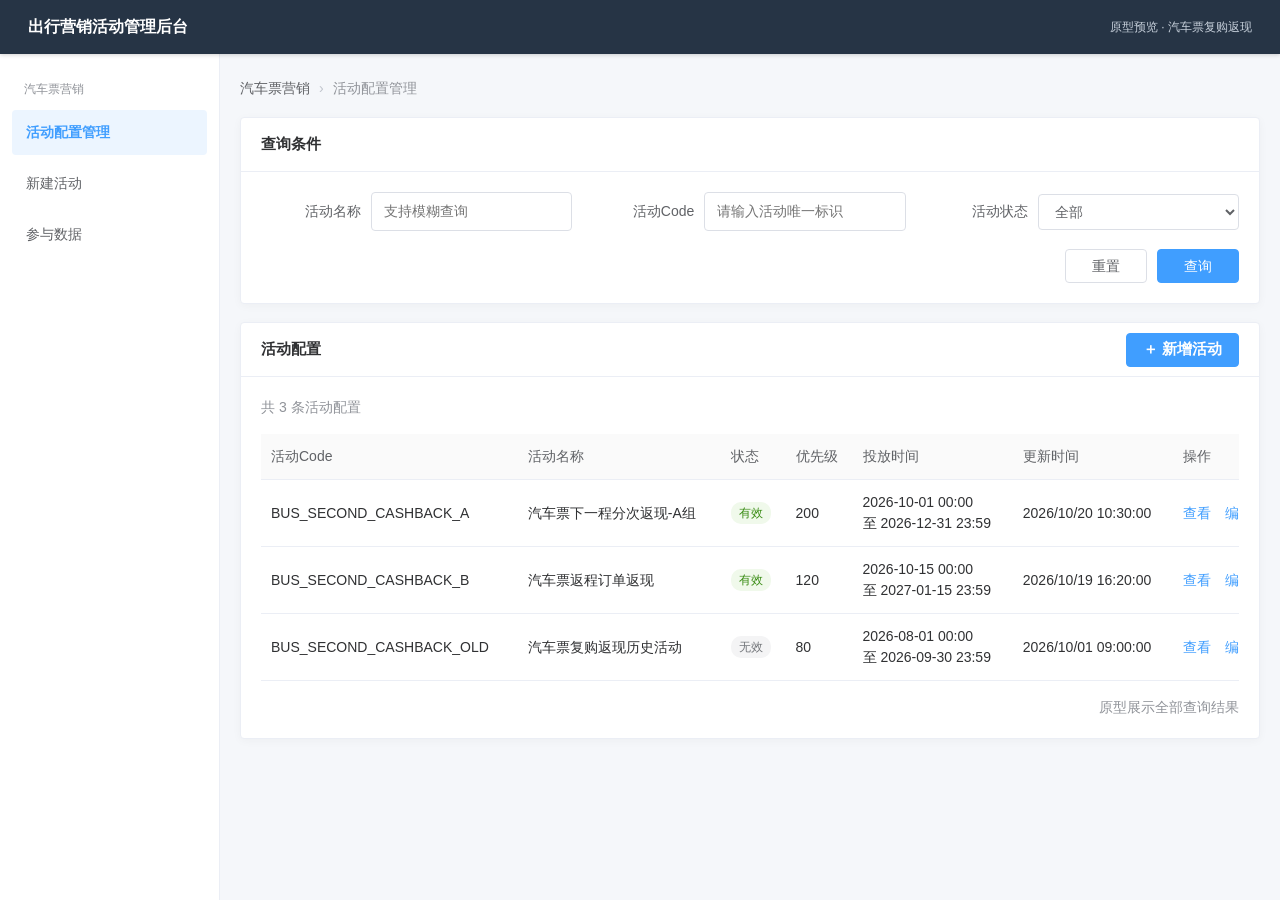
<file: activity-list.html>
<!doctype html>
<html lang="zh-CN">
<head><meta charset="utf-8"/><meta name="viewport" content="width=device-width,initial-scale=1"/><title>活动配置管理</title><link rel="stylesheet" href="./management.css"/></head>
<body>
  <header class="topbar"><div class="brand">出行营销活动管理后台</div><div class="env">原型预览 · 汽车票复购返现</div></header>
  <div class="shell">
    <aside class="side"><div class="side-title">汽车票营销</div><a class="active" href="./activity-list.html">活动配置管理</a><a href="./index.html">新建活动</a><a href="./participation-data.html">参与数据</a></aside>
    <main class="page">
      <div class="breadcrumb"><b>汽车票营销</b><span>›</span>活动配置管理</div>
      <section class="card">
        <div class="card-header">查询条件</div>
        <div class="card-body">
          <div class="filters">
            <div class="field"><label>活动名称</label><input id="qName" type="text" placeholder="支持模糊查询"/></div>
            <div class="field"><label>活动Code</label><input id="qCode" type="text" placeholder="请输入活动唯一标识"/></div>
            <div class="field"><label>活动状态</label><select id="qStatus"><option value="">全部</option><option>有效</option><option>无效</option></select></div>
          </div>
          <div class="actions"><button id="resetBtn" type="button">重置</button><button id="searchBtn" class="primary" type="button">查询</button></div>
        </div>
      </section>
      <section class="card">
        <div class="card-header"><span>活动配置</span><a class="button primary" href="./index.html">＋ 新增活动</a></div>
        <div class="card-body">
          <div class="toolbar"><span id="countText" class="muted"></span></div>
          <div class="table-wrap">
            <table><thead><tr><th>活动Code</th><th>活动名称</th><th>状态</th><th>优先级</th><th>投放时间</th><th>更新时间</th><th>操作</th></tr></thead><tbody id="activityBody"></tbody></table>
          </div>
          <div id="empty" class="empty hidden">未查询到符合条件的活动</div>
          <div class="pager">原型展示全部查询结果</div>
        </div>
      </section>
    </main>
  </div>
  <div id="detailModal" class="modal-mask hidden"><section class="modal"><header class="modal-header"><span id="modalTitle">操作日志</span><button class="close" id="closeModal" type="button">×</button></header><div id="detailBody" class="modal-body"></div></section></div>
  <script src="./activity-defaults.js"></script>
  <script>
    const $=s=>document.querySelector(s); const esc=v=>String(v??'').replace(/[&<>"']/g,c=>({'&':'&amp;','<':'&lt;','>':'&gt;','"':'&quot;',"'":'&#39;'}[c]));
    const sanitizeRichText=html=>{const template=document.createElement('template');template.innerHTML=String(html||'');const allowed=new Set(['P','DIV','BR','B','STRONG','I','EM','U','UL','OL','LI']);const clean=node=>{if(node.nodeType===Node.TEXT_NODE)return document.createTextNode(node.textContent);if(node.nodeType!==Node.ELEMENT_NODE||['SCRIPT','STYLE','IFRAME'].includes(node.tagName))return document.createDocumentFragment();const result=allowed.has(node.tagName)?document.createElement(node.tagName.toLowerCase()):document.createDocumentFragment();node.childNodes.forEach(child=>result.appendChild(clean(child)));return result;};const result=document.createElement('div');template.content.childNodes.forEach(node=>result.appendChild(clean(node)));return result.innerHTML;};
    const defaults=window.busSecondCashbackDefaults;
    const saved=JSON.parse(localStorage.getItem('busSecondCashbackActivities')||'[]');
    const merged=[...saved,...defaults.filter(d=>!saved.some(s=>s.code===d.code))]; let visible=[...merged];
    const fmt=v=>v?String(v).replace('T',' '):'-';
    function render(){
      $('#activityBody').innerHTML=visible.map(a=>`<tr><td>${esc(a.code)}</td><td>${esc(a.name)}</td><td><span class="status ${a.status==='有效'?'success':'default'}">${esc(a.status)}</span></td><td>${esc(a.priority)}</td><td>${fmt(a.beginAt)}<br/>至 ${fmt(a.endAt)}</td><td>${esc(a.updatedAt)}</td><td><div class="row-actions"><button class="link-btn view" data-code="${esc(a.code)}" type="button">查看</button><button class="link-btn edit" data-code="${esc(a.code)}" type="button">编辑</button><button class="link-btn logs" data-code="${esc(a.code)}" type="button">日志</button><button class="link-btn copy" data-code="${esc(a.code)}" type="button">复制</button></div></td></tr>`).join('');
      $('#countText').textContent=`共 ${visible.length} 条活动配置`; $('#empty').classList.toggle('hidden',visible.length>0); document.querySelector('.table-wrap').classList.toggle('hidden',visible.length===0);
      document.querySelectorAll('.view').forEach(btn=>btn.addEventListener('click',()=>{window.location.href=`./index.html?mode=view&code=${encodeURIComponent(btn.dataset.code)}`;}));
      document.querySelectorAll('.edit').forEach(btn=>btn.addEventListener('click',()=>{window.location.href=`./index.html?mode=edit&code=${encodeURIComponent(btn.dataset.code)}`;}));
      document.querySelectorAll('.copy').forEach(btn=>btn.addEventListener('click',()=>{window.location.href=`./index.html?mode=copy&code=${encodeURIComponent(btn.dataset.code)}`;}));
      document.querySelectorAll('.logs').forEach(btn=>btn.addEventListener('click',()=>openLogs(btn.dataset.code)));
    }
    function search(){const name=$('#qName').value.trim().toLowerCase(),code=$('#qCode').value.trim().toLowerCase(),status=$('#qStatus').value;visible=merged.filter(a=>(!name||a.name.toLowerCase().includes(name))&&(!code||a.code.toLowerCase().includes(code))&&(!status||a.status===status));render();}
    function openLogs(code){
      const logs=JSON.parse(localStorage.getItem('busSecondCashbackActivityLogs')||'[]').filter(item=>item.code===code).reverse();
      $('#modalTitle').textContent=`操作日志 · ${code}`;
      $('#detailBody').innerHTML=logs.length?`<div class="table-wrap"><table style="min-width:760px"><thead><tr><th>操作时间</th><th>操作类型</th><th>操作人</th><th>变更内容</th></tr></thead><tbody>${logs.map(item=>`<tr><td>${esc(item.at)}</td><td>${esc(item.action)}</td><td>${esc(item.operator)}</td><td style="white-space:normal;min-width:280px">${item.detail?`<div>${esc(item.detail)}</div>`:''}${item.changes?.length?item.changes.map(change=>`<div>${esc(change.field)}：${esc(change.before)} → ${esc(change.after)}</div>`).join(''):(item.detail?'':'-')}</td></tr>`).join('')}</tbody></table></div>`:'<div class="empty">暂无日志</div>';
      $('#detailModal').classList.remove('hidden');
    }
    function openDetail(code){const a=merged.find(x=>x.code===code);if(!a)return;const channelNames={852:"微信主小程序",434:"同程APP安卓",433:"同程APP IOS",10212:"鸿蒙APP"};const channelText=a.channels?.length?a.channels.map(code=>`${esc(channelNames[code]||code)}（${esc(code)}）`).join("；"):"未配置（历史示例）";const displayTagText=(a.displayTags||[]).length?a.displayTags.map(t=>`<span class="tag">${esc(t)}</span>`).join(''):'未配置（历史记录）';const abLimitEnabled=a.deliveryLimits?.abEnabled??false;const abLimitText=abLimitEnabled?`${esc(a.deliveryLimits.experimentCode)} / ${esc(a.deliveryLimits.experimentGroup)}`:'未限制';const countLimitDimensions=a.countLimits?(a.countLimits.enabled?a.countLimits.dimensions||[]:[]):(a.monthlyLimit!=null?[{type:'MONTHLY_PER_USER',value:a.monthlyLimit}]:[]);const monthlyDimension=countLimitDimensions.find(item=>item.type==='MONTHLY_PER_USER');const countLimitText=monthlyDimension?`每人每月 ${esc(monthlyDimension.value)} 次（不走快照）`:'未配置';$('#detailBody').innerHTML=`<dl class="detail-grid"><div class="detail-item"><dt>活动Code</dt><dd>${esc(a.code)}</dd></div><div class="detail-item"><dt>活动名称</dt><dd>${esc(a.name)}</dd></div><div class="detail-item"><dt>状态</dt><dd>${esc(a.status)}</dd></div><div class="detail-item"><dt>优先级</dt><dd>${esc(a.priority)}</dd></div><div class="detail-item"><dt>渠道限制</dt><dd>${channelText}</dd></div><div class="detail-item"><dt>AB实验分组</dt><dd>${abLimitText}</dd></div><div class="detail-item"><dt>次数限制</dt><dd>${countLimitText}</dd></div><div class="detail-item"><dt>资格有效期</dt><dd>${esc(a.validHours)}小时</dd></div><div class="detail-item"><dt>返现比例</dt><dd>${esc(a.cashbackRatio??100)}%</dd></div><div class="detail-item"><dt>返现上限</dt><dd>${esc(a.cashbackCap)}元</dd></div><div class="detail-item"><dt>礼包名称</dt><dd>${a.giftName?esc(a.giftName):"未配置（历史记录）"}</dd></div><div class="detail-item"><dt>礼包说明</dt><dd>${a.giftDescription?esc(a.giftDescription):"未配置（历史记录）"}</dd></div><div class="detail-item"><dt>礼包价值</dt><dd>${a.couponPackageValue!=null?`${esc(a.couponPackageValue)}元`:"未配置（历史记录）"}</dd></div><div class="detail-item"><dt>礼包发券活动</dt><dd>${esc(a.couponActivity)}</dd></div><div class="detail-item"><dt>返现金活动</dt><dd>${esc(a.cashbackActivity)}</dd></div><div class="detail-item"><dt>返现展示Tag</dt><dd>${displayTagText}</dd></div><div class="detail-item"><dt>book15第一程活动入口文案</dt><dd>${a.book15FirstTripEntryText?esc(a.book15FirstTripEntryText):"未配置"}</dd></div><div class="detail-item"><dt>弹窗活动文案</dt><dd>${a.popupActivityText?esc(a.popupActivityText):"未配置"}</dd></div></dl><div class="section-title">分次领取配置</div><div class="table-wrap"><table style="min-width:600px"><thead><tr><th>期次</th><th>比例</th><th>领取时间</th></tr></thead><tbody>${(a.installments||[]).map((r,i)=>`<tr><td>第${i+1}期</td><td>${r.ratio}%</td><td>出行时刻＋${r.start*24}小时（含）至出行时刻＋${(r.end+1)*24}小时（不含）</td></tr>`).join('')}</tbody></table></div><div class="section-title">规则说明</div><div class="rich-text-content">${a.ruleDescription?sanitizeRichText(a.ruleDescription):'<span class="muted">未配置</span>'}</div>`;$('#detailModal').classList.remove('hidden');}
    $('#searchBtn').addEventListener('click',search);$('#resetBtn').addEventListener('click',()=>{['#qName','#qCode'].forEach(s=>$(s).value='');$('#qStatus').value='';visible=[...merged];render();});$('#closeModal').addEventListener('click',()=>$('#detailModal').classList.add('hidden'));$('#detailModal').addEventListener('click',e=>{if(e.target.id==='detailModal')$('#detailModal').classList.add('hidden');});render();
  </script>
</body></html>
</file>
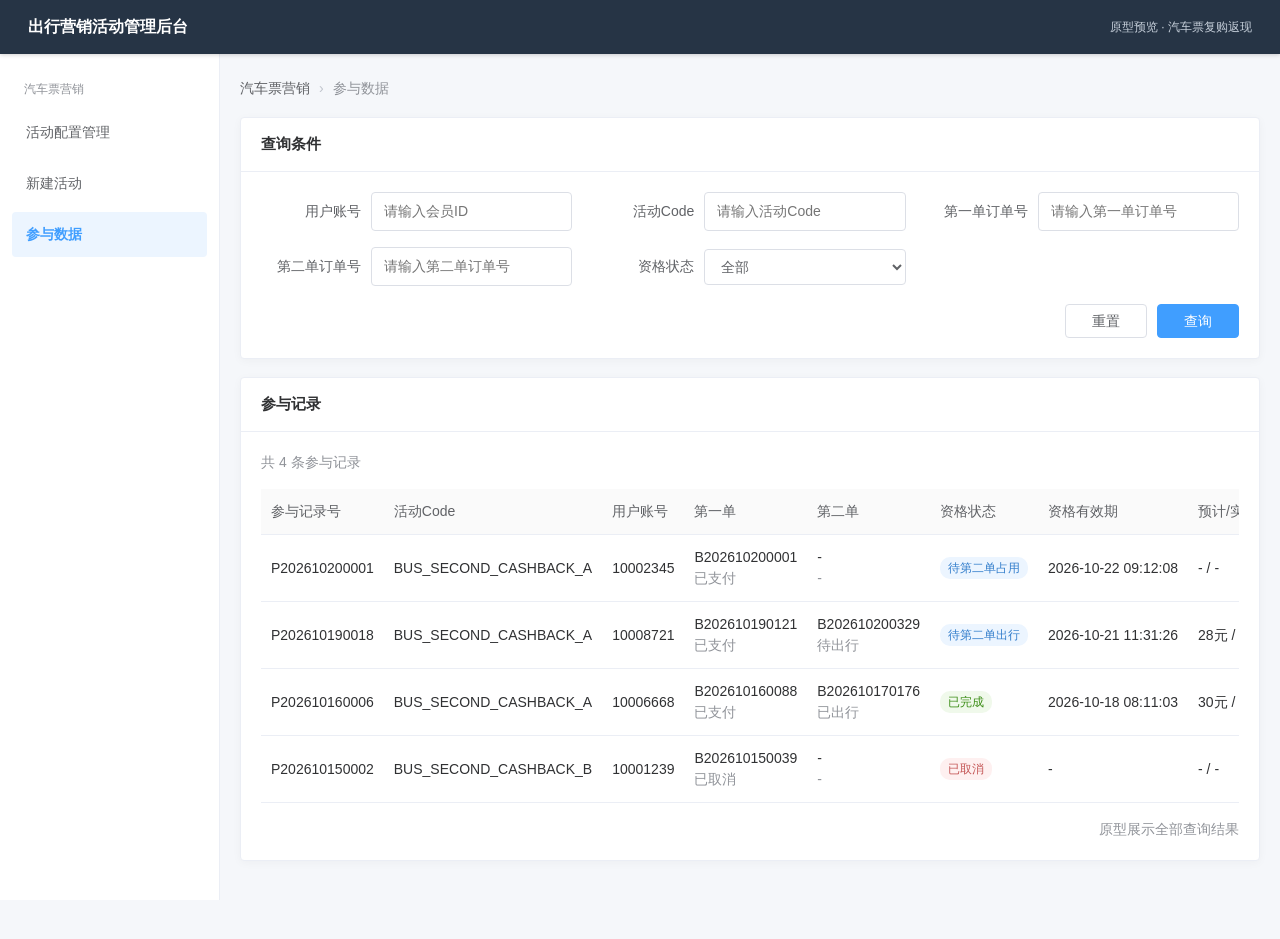
<file: participation-data.html>
<!doctype html>
<html lang="zh-CN">
<head><meta charset="utf-8"/><meta name="viewport" content="width=device-width,initial-scale=1"/><title>参与数据</title><link rel="stylesheet" href="./management.css"/></head>
<body>
  <header class="topbar"><div class="brand">出行营销活动管理后台</div><div class="env">原型预览 · 汽车票复购返现</div></header>
  <div class="shell">
    <aside class="side"><div class="side-title">汽车票营销</div><a href="./activity-list.html">活动配置管理</a><a href="./index.html">新建活动</a><a class="active" href="./participation-data.html">参与数据</a></aside>
    <main class="page">
      <div class="breadcrumb"><b>汽车票营销</b><span>›</span>参与数据</div>
      <section class="card"><div class="card-header">查询条件</div><div class="card-body">
        <div class="filters">
          <div class="field"><label>用户账号</label><input id="qMember" type="text" placeholder="请输入会员ID"/></div>
          <div class="field"><label>活动Code</label><input id="qActivity" type="text" placeholder="请输入活动Code"/></div>
          <div class="field"><label>第一单订单号</label><input id="qFirst" type="text" placeholder="请输入第一单订单号"/></div>
          <div class="field"><label>第二单订单号</label><input id="qSecond" type="text" placeholder="请输入第二单订单号"/></div>
          <div class="field"><label>资格状态</label><select id="qQualification"><option value="">全部</option><option>待第一单支付</option><option>待第二单占用</option><option>待第二单出行</option><option>已完成</option><option>已失效</option><option>已取消</option></select></div>
        </div>
        <div class="actions"><button id="resetBtn" type="button">重置</button><button id="searchBtn" class="primary" type="button">查询</button></div>
      </div></section>
      <section class="card"><div class="card-header">参与记录</div><div class="card-body">
        <div class="toolbar"><span id="countText" class="muted"></span></div>
        <div class="table-wrap"><table><thead><tr><th>参与记录号</th><th>活动Code</th><th>用户账号</th><th>第一单</th><th>第二单</th><th>资格状态</th><th>资格有效期</th><th>预计/实际返现</th><th>发券状态</th><th>更新时间</th><th>操作</th></tr></thead><tbody id="recordBody"></tbody></table></div>
        <div id="empty" class="empty hidden">未查询到符合条件的参与记录</div><div class="pager">原型展示全部查询结果</div>
      </div></section>
    </main>
  </div>
  <div id="detailModal" class="modal-mask hidden"><section class="modal"><header class="modal-header"><span>参与记录详情</span><button class="close" id="closeModal" type="button">×</button></header><div id="detailBody" class="modal-body"></div></section></div>
  <div id="forceConfirmModal" class="modal-mask hidden"><section class="modal force-confirm"><header class="modal-header">确认强制流转</header><div class="modal-body"><p id="forceConfirmText"></p><p class="muted">此原型仅修改演示记录，不触发真实领取或打款，也不会生成券号或领取成功时间。</p><div class="actions"><button id="cancelForce" type="button">取消</button><button id="confirmForce" class="primary" type="button">确认流转</button></div></div></section></div>
  <script>
    const $=s=>document.querySelector(s);const esc=v=>String(v??'').replace(/[&<>"']/g,c=>({'&':'&amp;','<':'&lt;','>':'&gt;','"':'&quot;',"'":'&#39;'}[c]));const money=v=>v===null||v===undefined?'-':`${v}元`;
    const records=[
      {recordNo:'P202610200001',activity:'BUS_SECOND_CASHBACK_A',member:'10002345',firstOrder:'B202610200001',firstCreated:'2026-10-20 09:10:12',firstStatus:'已支付',secondOrder:'',secondStatus:'-',qualification:'待第二单占用',expireAt:'2026-10-22 09:12:08',estimate:null,actual:null,couponStatus:'发放成功',coupons:[{name:'汽车票5元券',status:'发放成功',voucherNo:'CP202610200001501'},{name:'汽车票8折券',status:'发放成功',voucherNo:'CP202610200001802'}],rewardStatus:'未生成',updatedAt:'2026-10-20 09:12:10',progress:['第一单已创建','第一单已支付','等待第二单'],snapshot:'Tag=BUS_HOME；资格48小时；返现上限30元；分期30%/30%/40%',rewards:[]},
      {recordNo:'P202610190018',activity:'BUS_SECOND_CASHBACK_A',member:'10008721',firstOrder:'B202610190121',firstCreated:'2026-10-19 11:30:02',firstStatus:'已支付',secondOrder:'B202610200329',secondStatus:'待出行',qualification:'待第二单出行',expireAt:'2026-10-21 11:31:26',estimate:28,actual:null,couponStatus:'部分成功',coupons:[{name:'汽车票5元券',status:'发放成功',voucherNo:'CP202610190018501'}],rewardStatus:'未生成',updatedAt:'2026-10-20 13:25:19',progress:['第一单已创建','资格已激活','第二单已占用','等待出行'],snapshot:'Tag=BUS_RETURN；资格48小时；返现上限30元；分期30%/30%/40%',rewards:[]},
      {recordNo:'P202610160006',activity:'BUS_SECOND_CASHBACK_A',member:'10006668',firstOrder:'B202610160088',firstCreated:'2026-10-16 08:10:00',firstStatus:'已支付',secondOrder:'B202610170176',secondStatus:'已出行',secondTravelAt:'2026-10-17 08:00:00',qualification:'已完成',expireAt:'2026-10-18 08:11:03',estimate:30,actual:30,couponStatus:'发放成功',coupons:[{name:'汽车票5元券',status:'发放成功',voucherNo:'CP202610160006501'},{name:'汽车票8折券',status:'发放成功',voucherNo:'CP202610160006802'}],rewardStatus:'部分领取',updatedAt:'2026-10-20 10:05:22',progress:['第一单已创建','资格已激活','第二单已占用','第二单已出行','奖励领取中'],snapshot:'Tag=BUS_HOME；资格48小时；返现上限30元；分期30%/30%/40%',rewards:[{seq:1,amount:9,window:'2026-10-18 08:00:00（含）～ 2026-10-21 08:00:00（不含）',status:'已领取',payoutStatus:'打款成功',voucherNo:'CS202610160006001',claimAt:'2026-10-18 09:20:11'},{seq:2,amount:9,window:'2026-10-21 08:00:00（含）～ 2026-10-24 08:00:00（不含）',status:'待领取',payoutStatus:'未打款',claimAt:'-'},{seq:3,amount:12,window:'2026-10-24 08:00:00（含）～ 2026-10-28 08:00:00（不含）',status:'待生效',payoutStatus:'未打款',claimAt:'-'}]},
      {recordNo:'P202610150002',activity:'BUS_SECOND_CASHBACK_B',member:'10001239',firstOrder:'B202610150039',firstCreated:'2026-10-15 17:40:14',firstStatus:'已取消',secondOrder:'',secondStatus:'-',qualification:'已取消',expireAt:'-',estimate:null,actual:null,couponStatus:'未发放',coupons:[],rewardStatus:'未生成',updatedAt:'2026-10-15 18:02:09',progress:['第一单已创建','第一单已取消'],snapshot:'Tag=BUS_RETURN；资格72小时；返现上限20元；分期50%/50%',rewards:[]}
    ];
    const couponDetails={
      CP202610200001501:{validFrom:'2026-10-20 09:12:08',validTo:'2026-11-19 23:59:59',couponState:'未使用'},
      CP202610200001802:{validFrom:'2026-10-20 09:12:08',validTo:'2026-11-19 23:59:59',couponState:'未使用'},
      CP202610190018501:{validFrom:'2026-10-19 11:31:26',validTo:'2026-11-18 23:59:59',couponState:'未使用'},
      CP202610160006501:{validFrom:'2026-10-16 08:11:03',validTo:'2026-11-15 23:59:59',couponState:'已使用'},
      CP202610160006802:{validFrom:'2026-10-16 08:11:03',validTo:'2026-11-15 23:59:59',couponState:'未使用'}
    };
    records.forEach(r=>r.coupons.forEach(c=>Object.assign(c,couponDetails[c.voucherNo]||{})));
    const forceStorageKey='busSecondCashbackForcedRewards';
    let forceHistory={};
    try { forceHistory=JSON.parse(localStorage.getItem(forceStorageKey)||'{}'); } catch { forceHistory={}; }
    const rewardSucceeded=x=>['已领取','领取成功'].includes(x.status)&&x.payoutStatus==='打款成功';
    const canForceReward=x=>!(['已领取','领取成功'].includes(x.status)&&['打款成功','打款中'].includes(x.payoutStatus));
    const syncRewardStatus=r=>{
      if(!r.rewards.length)return;
      const successCount=r.rewards.filter(rewardSucceeded).length;
      if(successCount===r.rewards.length)r.rewardStatus='已领完';
      else if(successCount>0)r.rewardStatus='部分领取';
    };
    records.forEach(r=>{
      r.rewards.forEach(x=>{
        const saved=forceHistory[`${r.recordNo}:${x.seq}`];
        if(!saved)return;
        x.status='领取成功';x.payoutStatus='打款成功';x.forceAt=saved.forceAt;
        if(saved.forceAt)r.updatedAt=saved.forceAt;
      });
      syncRewardStatus(r);
    });
    let visible=[...records];
    const statusClass=s=>['已完成','已领完','发放成功','已领取','领取成功','打款成功','已使用'].includes(s)?'success':['待第二单占用','待第二单出行','待领取','部分领取','未使用'].includes(s)?'info':['待第一单支付','待生效','部分成功'].includes(s)?'warning':['已取消','领取失败','已失效','已过期'].includes(s)?'danger':'default';
    function render(){
      $('#recordBody').innerHTML=visible.map(r=>`<tr><td>${esc(r.recordNo)}</td><td>${esc(r.activity)}</td><td>${esc(r.member)}</td><td>${esc(r.firstOrder)}<br/><span class="muted">${esc(r.firstStatus)}</span></td><td>${r.secondOrder?esc(r.secondOrder):'-'}<br/><span class="muted">${esc(r.secondStatus)}</span></td><td><span class="status ${statusClass(r.qualification)}">${esc(r.qualification)}</span></td><td>${esc(r.expireAt)}</td><td>${money(r.estimate)} / ${money(r.actual)}</td><td><span class="status ${statusClass(r.couponStatus)}">${esc(r.couponStatus)}</span></td><td>${esc(r.updatedAt)}</td><td><button class="link-btn view" data-no="${esc(r.recordNo)}" type="button">详情</button></td></tr>`).join('');
      $('#countText').textContent=`共 ${visible.length} 条参与记录`;$('#empty').classList.toggle('hidden',visible.length>0);document.querySelector('.table-wrap').classList.toggle('hidden',visible.length===0);document.querySelectorAll('.view').forEach(b=>b.addEventListener('click',()=>openDetail(b.dataset.no)));
    }
    function search(){const member=$('#qMember').value.trim(),activity=$('#qActivity').value.trim().toLowerCase(),first=$('#qFirst').value.trim(),second=$('#qSecond').value.trim(),qualification=$('#qQualification').value;visible=records.filter(r=>(!member||r.member.includes(member))&&(!activity||r.activity.toLowerCase().includes(activity))&&(!first||r.firstOrder.includes(first))&&(!second||r.secondOrder.includes(second))&&(!qualification||r.qualification===qualification));render();}
    function openDetail(no){
      const r=records.find(x=>x.recordNo===no);
      if(!r)return;
      const couponTable=r.coupons.length
        ? `<div class="table-wrap"><table style="min-width:1120px">
            <thead><tr><th>奖品名称</th><th>发放状态</th><th>券号</th><th>有效期开始时间</th><th>有效期结束时间</th><th>券状态</th></tr></thead>
            <tbody>${r.coupons.map(c=>`<tr><td>${esc(c.name)}</td><td><span class="status ${statusClass(c.status)}">${esc(c.status)}</span></td><td>${esc(c.voucherNo||'-')}</td><td>${esc(c.validFrom||'-')}</td><td>${esc(c.validTo||'-')}</td><td>${c.couponState?`<span class="status ${statusClass(c.couponState)}">${esc(c.couponState)}</span>`:'-'}</td></tr>`).join('')}</tbody>
          </table></div>`
        : '<div class="muted" style="margin-top:10px">无成功发放的代金券</div>';
      const rewardTable=r.rewards.length
        ? `<div class="table-wrap"><table style="min-width:1200px">
            <thead><tr><th>期次</th><th>金额</th><th>领取时间</th><th>领取状态</th><th>打款状态</th><th>券号</th><th>领取成功时间</th><th>强制流转时间</th><th>操作</th></tr></thead>
            <tbody>${r.rewards.map(x=>`<tr><td>第${x.seq}期</td><td>${x.amount}元</td><td>${esc(x.window)}</td><td><span class="status ${statusClass(x.status)}">${esc(x.status)}</span></td><td><span class="status ${statusClass(x.payoutStatus)}">${esc(x.payoutStatus)}</span></td><td>${['已领取','领取成功'].includes(x.status)&&x.voucherNo?esc(x.voucherNo):'-'}</td><td>${esc(x.claimAt)}</td><td>${x.forceAt?esc(x.forceAt):'-'}</td><td>${canForceReward(x)?`<button class="link-btn force-btn" type="button" data-force-record="${esc(r.recordNo)}" data-force-seq="${x.seq}">强制流转</button>`:'-'}</td></tr>`).join('')}</tbody>
          </table></div>`
        : '尚未生成返现奖励';
      $('#detailBody').innerHTML=`
        <div class="section-title">活动进度</div>
        <div class="progress">${r.progress.map((p,i)=>`<span class="node ${i===r.progress.length-1?'current':'done'}">${esc(p)}</span>${i<r.progress.length-1?'<span class="arrow">→</span>':''}`).join('')}</div>
        <div class="section-title">订单与资格</div>
        <dl class="detail-grid">
          <div class="detail-item"><dt>参与记录号</dt><dd>${esc(r.recordNo)}</dd></div>
          <div class="detail-item"><dt>用户账号</dt><dd>${esc(r.member)}</dd></div>
          <div class="detail-item"><dt>活动Code</dt><dd>${esc(r.activity)}</dd></div>
          <div class="detail-item"><dt>第一单</dt><dd>${esc(r.firstOrder)}（${esc(r.firstStatus)}）</dd></div>
          <div class="detail-item"><dt>第一单创建时间</dt><dd>${esc(r.firstCreated)}</dd></div>
          <div class="detail-item"><dt>第二单</dt><dd>${r.secondOrder?`${esc(r.secondOrder)}（${esc(r.secondStatus)}）`:'-'}</dd></div>
          <div class="detail-item"><dt>第二单出行时间</dt><dd>${r.secondTravelAt?esc(r.secondTravelAt):'-'}</dd></div>
          <div class="detail-item"><dt>资格状态</dt><dd>${esc(r.qualification)}</dd></div>
          <div class="detail-item"><dt>资格有效期</dt><dd>${esc(r.expireAt)}</dd></div>
          <div class="detail-item"><dt>预计/实际返现</dt><dd>${money(r.estimate)} / ${money(r.actual)}</dd></div>
        </dl>
        <div class="section-title">参与配置快照</div><div>${esc(r.snapshot)}</div>
        <div class="section-title">代金券发放</div><div><span class="status ${statusClass(r.couponStatus)}">${esc(r.couponStatus)}</span></div>
        ${couponTable}
        <div class="section-title">分次返现奖励</div>
        <div class="muted">强制流转仅修改原型中的奖励状态，不触发真实领取或打款。</div>
        ${rewardTable}`;
      $('#detailModal').classList.remove('hidden');
    }
    let pendingForce=null;
    function forceReward(recordNo,seq){
      const r=records.find(item=>item.recordNo===recordNo);
      const x=r?.rewards.find(item=>item.seq===seq);
      if(!x||!canForceReward(x))return;
      pendingForce={recordNo,seq};
      $('#forceConfirmText').textContent=`确定将参与记录 ${recordNo} 的第${seq}期奖励强制流转为“领取成功、打款成功”吗？`;
      $('#forceConfirmModal').classList.remove('hidden');
    }
    function applyForceReward(){
      if(!pendingForce)return;
      const {recordNo,seq}=pendingForce;
      const r=records.find(item=>item.recordNo===recordNo);
      const x=r?.rewards.find(item=>item.seq===seq);
      pendingForce=null;$('#forceConfirmModal').classList.add('hidden');
      if(!x||!canForceReward(x))return;
      const forceAt=new Date().toLocaleString('zh-CN',{hour12:false});
      forceHistory[`${recordNo}:${seq}`]={forceAt,previousStatus:x.status,previousPayoutStatus:x.payoutStatus};
      localStorage.setItem(forceStorageKey,JSON.stringify(forceHistory));
      x.status='领取成功';x.payoutStatus='打款成功';x.forceAt=forceAt;
      r.updatedAt=forceAt;syncRewardStatus(r);
      render();openDetail(recordNo);
    }
    $('#cancelForce').addEventListener('click',()=>{pendingForce=null;$('#forceConfirmModal').classList.add('hidden');});
    $('#forceConfirmModal').addEventListener('click',event=>{if(event.target.id==='forceConfirmModal'){$('#cancelForce').click();}});
    $('#confirmForce').addEventListener('click',applyForceReward);
    $('#detailBody').addEventListener('click',event=>{
      const button=event.target.closest('button[data-force-record]');
      if(button)forceReward(button.dataset.forceRecord,Number(button.dataset.forceSeq));
    });
    $('#searchBtn').addEventListener('click',search);$('#resetBtn').addEventListener('click',()=>{['#qMember','#qActivity','#qFirst','#qSecond'].forEach(s=>$(s).value='');$('#qQualification').value='';visible=[...records];render();});$('#closeModal').addEventListener('click',()=>$('#detailModal').classList.add('hidden'));$('#detailModal').addEventListener('click',e=>{if(e.target.id==='detailModal')$('#detailModal').classList.add('hidden');});render();
  </script>
</body></html>
</file>
<file: management.css>
:root {
  --blue:#409eff; --blue-light:#ecf5ff; --green:#67c23a; --red:#f56c6c;
  --orange:#e6a23c; --text:#303133; --regular:#606266; --secondary:#909399;
  --line:#dcdfe6; --line-light:#ebeef5; --bg:#f5f7fa;
}
* { box-sizing:border-box; }
body { margin:0; color:var(--text); background:var(--bg); font:14px/1.5 -apple-system,BlinkMacSystemFont,"Segoe UI","PingFang SC","Microsoft YaHei",sans-serif; }
.topbar { position:sticky; top:0; z-index:20; height:54px; padding:0 28px; display:flex; align-items:center; justify-content:space-between; color:#fff; background:#263445; box-shadow:0 1px 4px rgba(0,0,0,.18); }
.brand { font-size:16px; font-weight:600; }.env { color:#c7d0db; font-size:12px; }
.shell { min-height:calc(100vh - 54px); display:grid; grid-template-columns:220px minmax(0,1fr); }
.side { position:sticky; top:54px; align-self:start; height:calc(100vh - 54px); padding:18px 12px; background:#fff; border-right:1px solid var(--line-light); }
.side-title { padding:8px 12px 12px; color:var(--secondary); font-size:12px; }
.side a { display:block; margin-bottom:6px; padding:12px 14px; color:var(--regular); text-decoration:none; border-radius:4px; }
.side a:hover,.side a.active { color:var(--blue); background:var(--blue-light); }.side a.active { font-weight:600; }
.page { width:min(1500px,calc(100% - 40px)); margin:22px auto 60px; }
.breadcrumb { margin:2px 0 18px; color:var(--secondary); }.breadcrumb b { color:var(--regular); font-weight:500; }.breadcrumb span { margin:0 9px; color:#c0c4cc; }
.card { margin-bottom:18px; background:#fff; border:1px solid var(--line-light); border-radius:4px; box-shadow:0 2px 10px rgba(0,0,0,.035); overflow:hidden; }
.card-header { min-height:54px; padding:0 20px; display:flex; align-items:center; justify-content:space-between; border-bottom:1px solid var(--line-light); font-size:15px; font-weight:600; }
.card-body { padding:20px; }.toolbar { display:flex; align-items:center; justify-content:space-between; gap:16px; margin-bottom:16px; }.muted { color:var(--secondary); }
.filters { display:grid; grid-template-columns:repeat(3,minmax(240px,1fr)); gap:16px 22px; }
.field { display:grid; grid-template-columns:100px minmax(0,1fr); gap:10px; align-items:center; }.field label { text-align:right; color:var(--regular); }
input,select { width:100%; min-height:36px; padding:8px 12px; color:var(--regular); background:#fff; border:1px solid var(--line); border-radius:4px; outline:none; font:inherit; }
input:focus,select:focus { border-color:var(--blue); box-shadow:0 0 0 2px rgba(64,158,255,.12); }.actions { display:flex; justify-content:flex-end; gap:10px; margin-top:18px; }
button,.button { min-width:82px; height:34px; padding:0 16px; display:inline-flex; align-items:center; justify-content:center; color:var(--regular); background:#fff; border:1px solid var(--line); border-radius:4px; cursor:pointer; font:inherit; text-decoration:none; }
button:hover,.button:hover { color:var(--blue); border-color:#c6e2ff; background:var(--blue-light); }.primary { color:#fff!important; background:var(--blue)!important; border-color:var(--blue)!important; }.link-btn { min-width:0; height:auto; padding:0; color:var(--blue); border:0; background:transparent; }
.force-btn { color:#c45656; }.force-btn:hover { color:#f56c6c; background:transparent; border:0; }
.table-wrap { overflow:auto; }table { width:100%; min-width:1100px; border-collapse:collapse; }th,td { padding:12px 10px; border-bottom:1px solid var(--line-light); text-align:left; white-space:nowrap; }th { color:var(--regular); background:#fafafa; font-weight:500; }tbody tr:hover { background:#fafcff; }
.row-actions { display:flex; align-items:center; gap:14px; white-space:nowrap; }
.tag { display:inline-block; margin:2px 4px 2px 0; padding:2px 7px; color:#3a78b8; background:var(--blue-light); border:1px solid #b3d8ff; border-radius:3px; font-size:12px; }
.status { display:inline-block; padding:2px 8px; border-radius:10px; font-size:12px; }.status.success { color:#3b8d16; background:#f0f9eb; }.status.info { color:#337ecc; background:#ecf5ff; }.status.warning { color:#b88230; background:#fdf6ec; }.status.danger { color:#c45656; background:#fef0f0; }.status.default { color:#73767a; background:#f4f4f5; }
.empty { padding:50px 20px; color:var(--secondary); text-align:center; }.pager { padding-top:16px; display:flex; justify-content:flex-end; color:var(--secondary); }
.modal-mask { position:fixed; inset:0; z-index:40; display:flex; align-items:center; justify-content:center; padding:24px; background:rgba(0,0,0,.38); }.hidden { display:none!important; }
.modal { width:min(900px,100%); max-height:88vh; overflow:auto; background:#fff; border-radius:6px; box-shadow:0 12px 38px rgba(0,0,0,.2); }.modal-header { position:sticky; top:0; z-index:2; min-height:56px; padding:0 20px; display:flex; align-items:center; justify-content:space-between; background:#fff; border-bottom:1px solid var(--line-light); font-weight:600; }.modal-body { padding:20px; }.close { min-width:34px; padding:0; font-size:20px; border:0; }
.force-confirm { width:min(520px,100%); }.force-confirm .modal-body p { margin:0; line-height:1.8; }.force-confirm .actions { margin-top:24px; }
.detail-grid { display:grid; grid-template-columns:repeat(2,minmax(0,1fr)); gap:14px 24px; }.detail-item { display:grid; grid-template-columns:130px minmax(0,1fr); gap:10px; }.detail-item dt { color:var(--secondary); text-align:right; }.detail-item dd { margin:0; color:var(--text); word-break:break-all; }.section-title { margin:24px 0 10px; padding-left:9px; border-left:3px solid var(--blue); font-weight:600; }.progress { display:flex; flex-wrap:wrap; align-items:center; gap:8px; }.node { padding:6px 10px; border-radius:3px; background:#f4f6f8; color:var(--regular); }.node.done { color:#3b8d16; background:#f0f9eb; }.node.current { color:#337ecc; background:#ecf5ff; }.arrow { color:#c0c4cc; }
.rich-text-content { padding:12px 14px; border:1px solid var(--line-light); border-radius:4px; line-height:1.7; overflow-wrap:anywhere; }
.rich-text-content p,.rich-text-content div { margin:0 0 8px; }.rich-text-content p:last-child,.rich-text-content div:last-child { margin-bottom:0; }
.toast { position:fixed; left:50%; top:72px; z-index:60; transform:translate(-50%,-12px); padding:11px 18px; color:#fff; background:rgba(34,34,34,.9); border-radius:4px; opacity:0; pointer-events:none; transition:.2s; }.toast.show { opacity:1; transform:translate(-50%,0); }
@media(max-width:1050px){.filters{grid-template-columns:repeat(2,minmax(220px,1fr));}.shell{grid-template-columns:1fr}.side{position:static;height:auto;display:flex;gap:6px;border-right:0;border-bottom:1px solid var(--line-light)}.side-title{display:none}.side a{margin:0}.page{width:calc(100% - 24px)}}
@media(max-width:680px){.filters,.detail-grid{grid-template-columns:1fr}.field{grid-template-columns:90px minmax(0,1fr)}.toolbar{align-items:flex-start;flex-direction:column}.side{overflow:auto}.side a{white-space:nowrap}}
</file>
